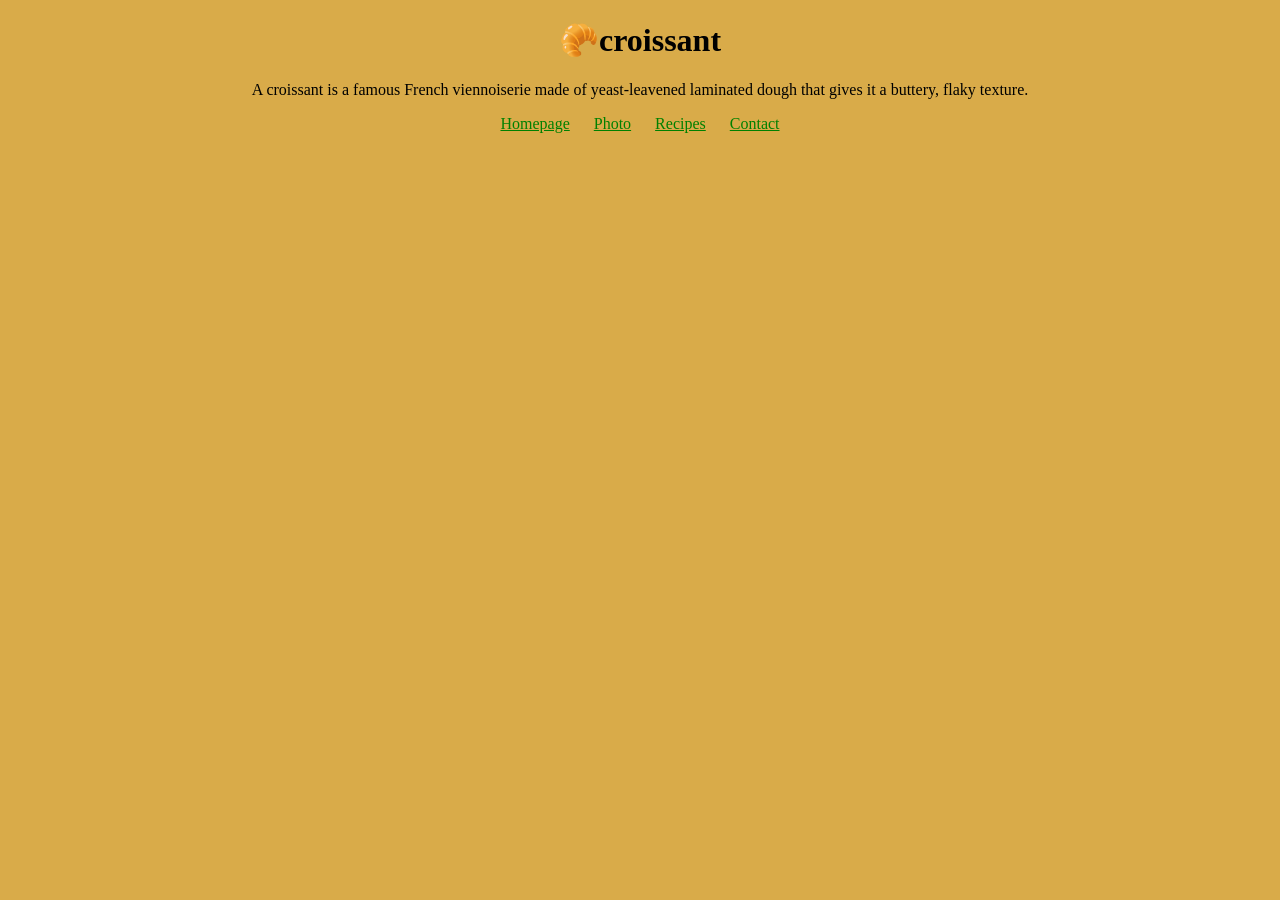
<file: index.html>
<!doctype html>
<html lang="en">
  <head>
    <meta charset="UTF-8" />
    <meta name="viewport" content="width=device-width, initial-scale=1.0" />
    <link rel="stylesheet" href="css/styles.css" />
    <title>The best croissant in New York - Croissant.com</title>
    <meta name="description" content="Taste the best croissant in town" />
  </head>
  <body>
    <h1>🥐croissant</h1>
    <p>
      A croissant is a famous French viennoiserie made of yeast-leavened
      laminated dough that gives it a buttery, flaky texture.
    </p>
    <footer>
      <a href="index.html" title="Home"> Homepage</a>
      <a href="photo.html" title="Croissant photo"> Photo</a>
      <a href="recipes.html" title="Pastry recipes"> Recipes</a>
      <a href="contact.html" title="Contact Croissant.com"> Contact</a>
    </footer>
  </body>
</html>
</file>
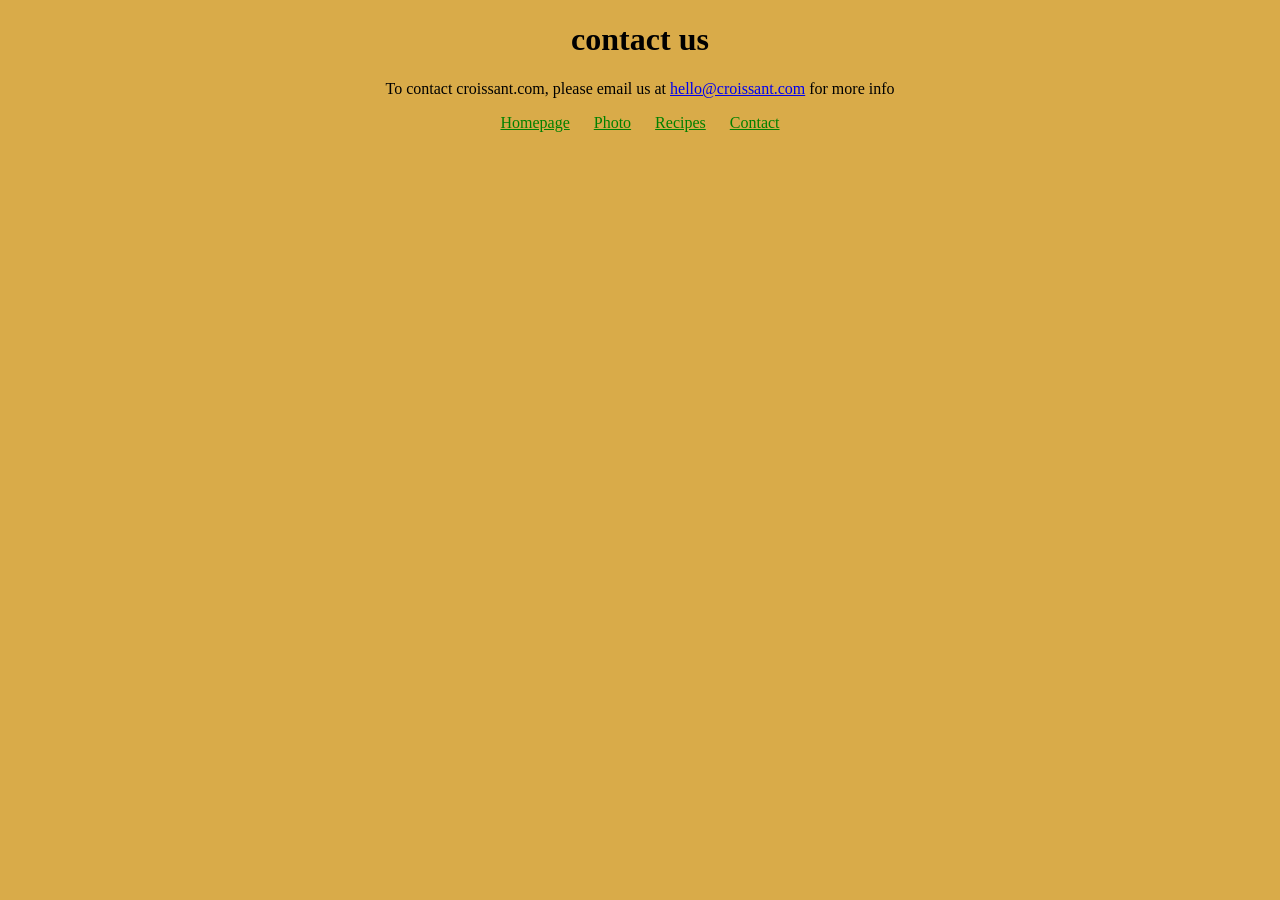
<file: contact.html>
<!doctype html>
<html lang="en">
  <head>
    <meta charset="UTF-8" />
    <meta name="viewport" content="width=device-width, initial-scale=1.0" />
    <link rel="stylesheet" href="css/styles.css" />

    <title>Contact us-croissant.com</title>
    <meta
      name="description"
      content="Contact croissant.com to learn more about our homemade croissants"
    />
  </head>
  <body>
    <h1>contact us</h1>
    <p>
      To contact croissant.com, please email us at
      <a href="mailto:hello@croissant.com" title="contact us by email"
        >hello@croissant.com</a
      >
      for more info
    </p>
    <footer>
      <a href="index.html" title="Home">Homepage</a>
      <a href="photo.html" title="Croissant photo"> Photo</a>
      <a href="recipes.html" title="Pastry recipes"> Recipes</a>
      <a href="contact.html" title="Contact Croissant.com"> Contact</a>
    </footer>
  </body>
</html>
</file>
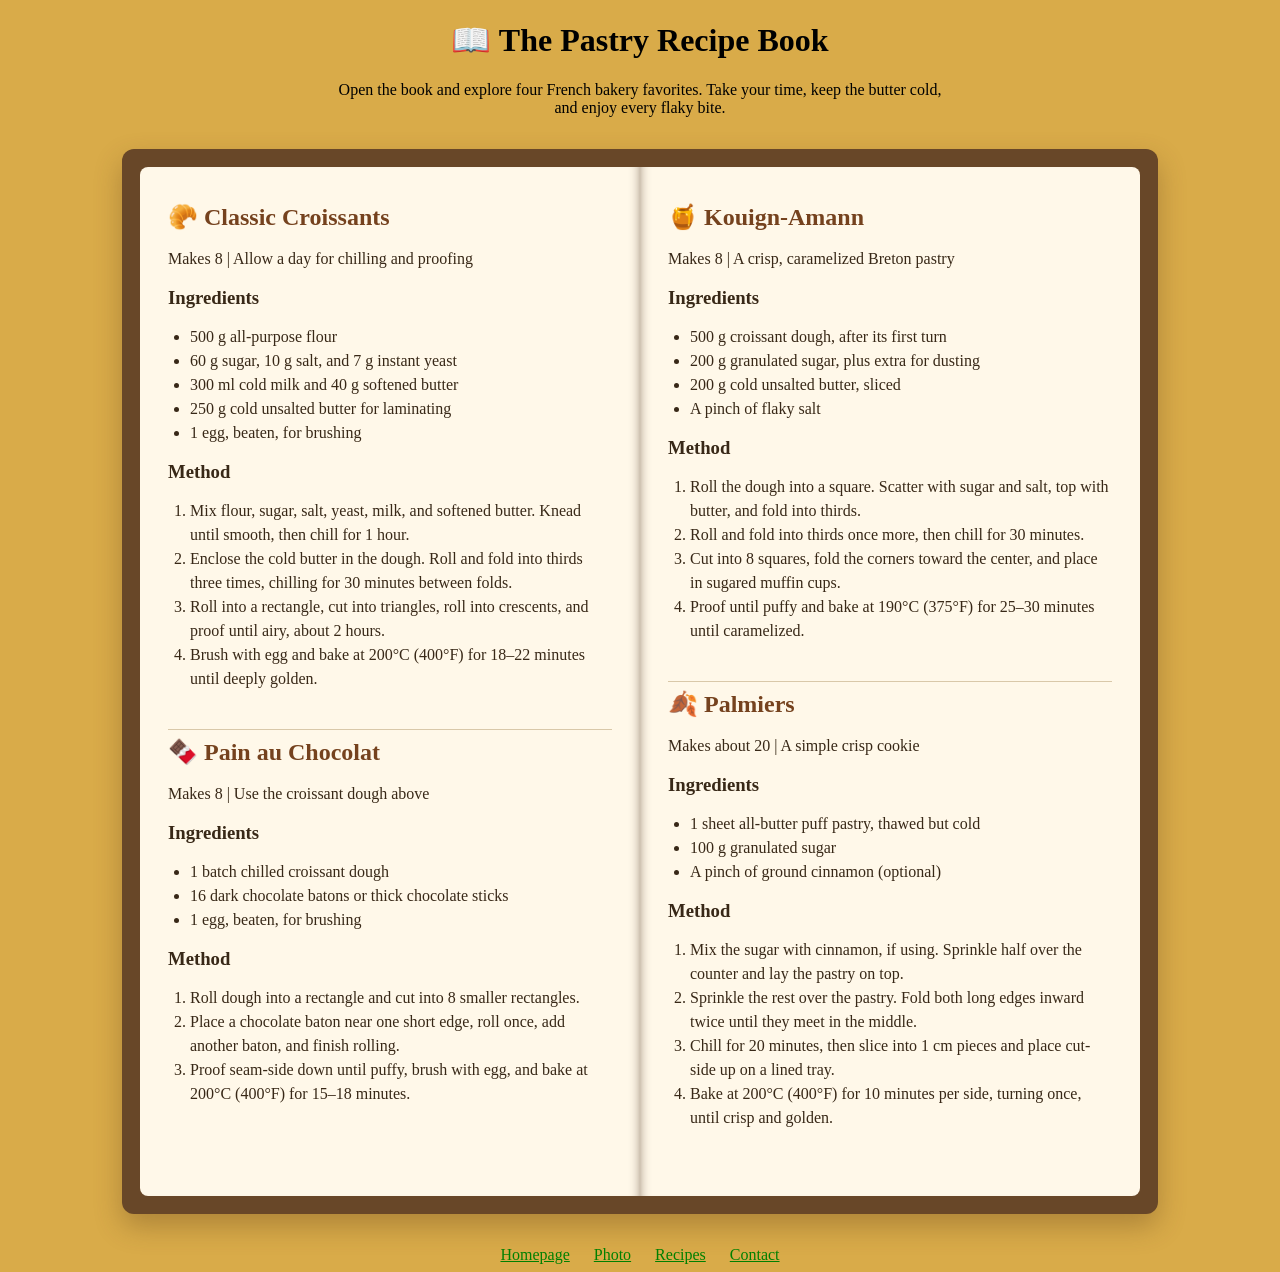
<file: recipes.html>
<!doctype html>
<html lang="en">
  <head>
    <meta charset="UTF-8" />
    <meta name="viewport" content="width=device-width, initial-scale=1.0" />
    <link rel="stylesheet" href="css/styles.css" />
    <title>Pastry Recipe Book - Croissant.com</title>
    <meta
      name="description"
      content="A little recipe book of classic French pastries to bake at home."
    />
  </head>
  <body>
    <h1>📖 The Pastry Recipe Book</h1>
    <p class="recipe-intro">
      Open the book and explore four French bakery favorites. Take your time,
      keep the butter cold, and enjoy every flaky bite.
    </p>
    <main class="recipe-book" aria-label="Open book of pastry recipes">
      <section class="book-page" aria-label="Left page">
        <article class="recipe">
          <h2>🥐 Classic Croissants</h2>
          <p>Makes 8 | Allow a day for chilling and proofing</p>
          <h3>Ingredients</h3>
          <ul>
            <li>500 g all-purpose flour</li>
            <li>60 g sugar, 10 g salt, and 7 g instant yeast</li>
            <li>300 ml cold milk and 40 g softened butter</li>
            <li>250 g cold unsalted butter for laminating</li>
            <li>1 egg, beaten, for brushing</li>
          </ul>
          <h3>Method</h3>
          <ol>
            <li>Mix flour, sugar, salt, yeast, milk, and softened butter. Knead until smooth, then chill for 1 hour.</li>
            <li>Enclose the cold butter in the dough. Roll and fold into thirds three times, chilling for 30 minutes between folds.</li>
            <li>Roll into a rectangle, cut into triangles, roll into crescents, and proof until airy, about 2 hours.</li>
            <li>Brush with egg and bake at 200°C (400°F) for 18–22 minutes until deeply golden.</li>
          </ol>
        </article>
        <article class="recipe">
          <h2>🍫 Pain au Chocolat</h2>
          <p>Makes 8 | Use the croissant dough above</p>
          <h3>Ingredients</h3>
          <ul>
            <li>1 batch chilled croissant dough</li>
            <li>16 dark chocolate batons or thick chocolate sticks</li>
            <li>1 egg, beaten, for brushing</li>
          </ul>
          <h3>Method</h3>
          <ol>
            <li>Roll dough into a rectangle and cut into 8 smaller rectangles.</li>
            <li>Place a chocolate baton near one short edge, roll once, add another baton, and finish rolling.</li>
            <li>Proof seam-side down until puffy, brush with egg, and bake at 200°C (400°F) for 15–18 minutes.</li>
          </ol>
        </article>
      </section>
      <section class="book-page" aria-label="Right page">
        <article class="recipe">
          <h2>🍯 Kouign-Amann</h2>
          <p>Makes 8 | A crisp, caramelized Breton pastry</p>
          <h3>Ingredients</h3>
          <ul>
            <li>500 g croissant dough, after its first turn</li>
            <li>200 g granulated sugar, plus extra for dusting</li>
            <li>200 g cold unsalted butter, sliced</li>
            <li>A pinch of flaky salt</li>
          </ul>
          <h3>Method</h3>
          <ol>
            <li>Roll the dough into a square. Scatter with sugar and salt, top with butter, and fold into thirds.</li>
            <li>Roll and fold into thirds once more, then chill for 30 minutes.</li>
            <li>Cut into 8 squares, fold the corners toward the center, and place in sugared muffin cups.</li>
            <li>Proof until puffy and bake at 190°C (375°F) for 25–30 minutes until caramelized.</li>
          </ol>
        </article>
        <article class="recipe">
          <h2>🍂 Palmiers</h2>
          <p>Makes about 20 | A simple crisp cookie</p>
          <h3>Ingredients</h3>
          <ul>
            <li>1 sheet all-butter puff pastry, thawed but cold</li>
            <li>100 g granulated sugar</li>
            <li>A pinch of ground cinnamon (optional)</li>
          </ul>
          <h3>Method</h3>
          <ol>
            <li>Mix the sugar with cinnamon, if using. Sprinkle half over the counter and lay the pastry on top.</li>
            <li>Sprinkle the rest over the pastry. Fold both long edges inward twice until they meet in the middle.</li>
            <li>Chill for 20 minutes, then slice into 1 cm pieces and place cut-side up on a lined tray.</li>
            <li>Bake at 200°C (400°F) for 10 minutes per side, turning once, until crisp and golden.</li>
          </ol>
        </article>
      </section>
    </main>
    <footer>
      <a href="index.html" title="Home">Homepage</a>
      <a href="photo.html" title="Croissant photo">Photo</a>
      <a href="recipes.html" title="Pastry recipes">Recipes</a>
      <a href="contact.html" title="Contact Croissant.com">Contact</a>
    </footer>
  </body>
</html>
</file>
<file: css/styles.css>
body {
  background: #d9ab49;
}

h1,
p {
  text-align: center;
}

.croissant-photo {
  width: 400px;
  max-width: 100%;
  border-radius: 10px;
  display: block;
  margin: 30px auto;
}

footer {
  text-align: center;
}

footer a {
  margin: 0 10px;
  color: green;
}

.recipe-intro {
  margin: 0 auto 24px;
  max-width: 620px;
}

.recipe-book {
  display: grid;
  grid-template-columns: repeat(2, minmax(0, 1fr));
  max-width: 1000px;
  margin: 32px auto;
  padding: 18px;
  background: #684728;
  border-radius: 12px;
  box-shadow: 0 12px 28px #56381955;
}

.book-page {
  min-width: 0;
  padding: 28px;
  background: #fff8e9;
  color: #382817;
}

.book-page:first-child {
  border-radius: 8px 0 0 8px;
  box-shadow: inset -10px 0 14px -14px #4c321e;
}

.book-page:last-child {
  border-radius: 0 8px 8px 0;
  box-shadow: inset 10px 0 14px -14px #4c321e;
}

.recipe {
  padding: 8px 0 22px;
  border-bottom: 1px solid #d9c8a9;
}

.recipe:last-child {
  border-bottom: 0;
}

.recipe h2 {
  margin: 0 0 8px;
  color: #75421e;
}

.recipe h3 {
  margin: 14px 0 6px;
}

.recipe p,
.recipe ul,
.recipe ol {
  text-align: left;
  line-height: 1.5;
}

.recipe ul,
.recipe ol {
  padding-left: 22px;
}

@media (max-width: 640px) {
  .recipe-book {
    grid-template-columns: 1fr;
    padding: 12px;
  }

  .book-page {
    padding: 20px;
  }

  .book-page:first-child {
    border-radius: 8px 8px 0 0;
    box-shadow: inset 0 -10px 14px -14px #4c321e;
  }

  .book-page:last-child {
    border-radius: 0 0 8px 8px;
    box-shadow: inset 0 10px 14px -14px #4c321e;
  }
}
</file>
